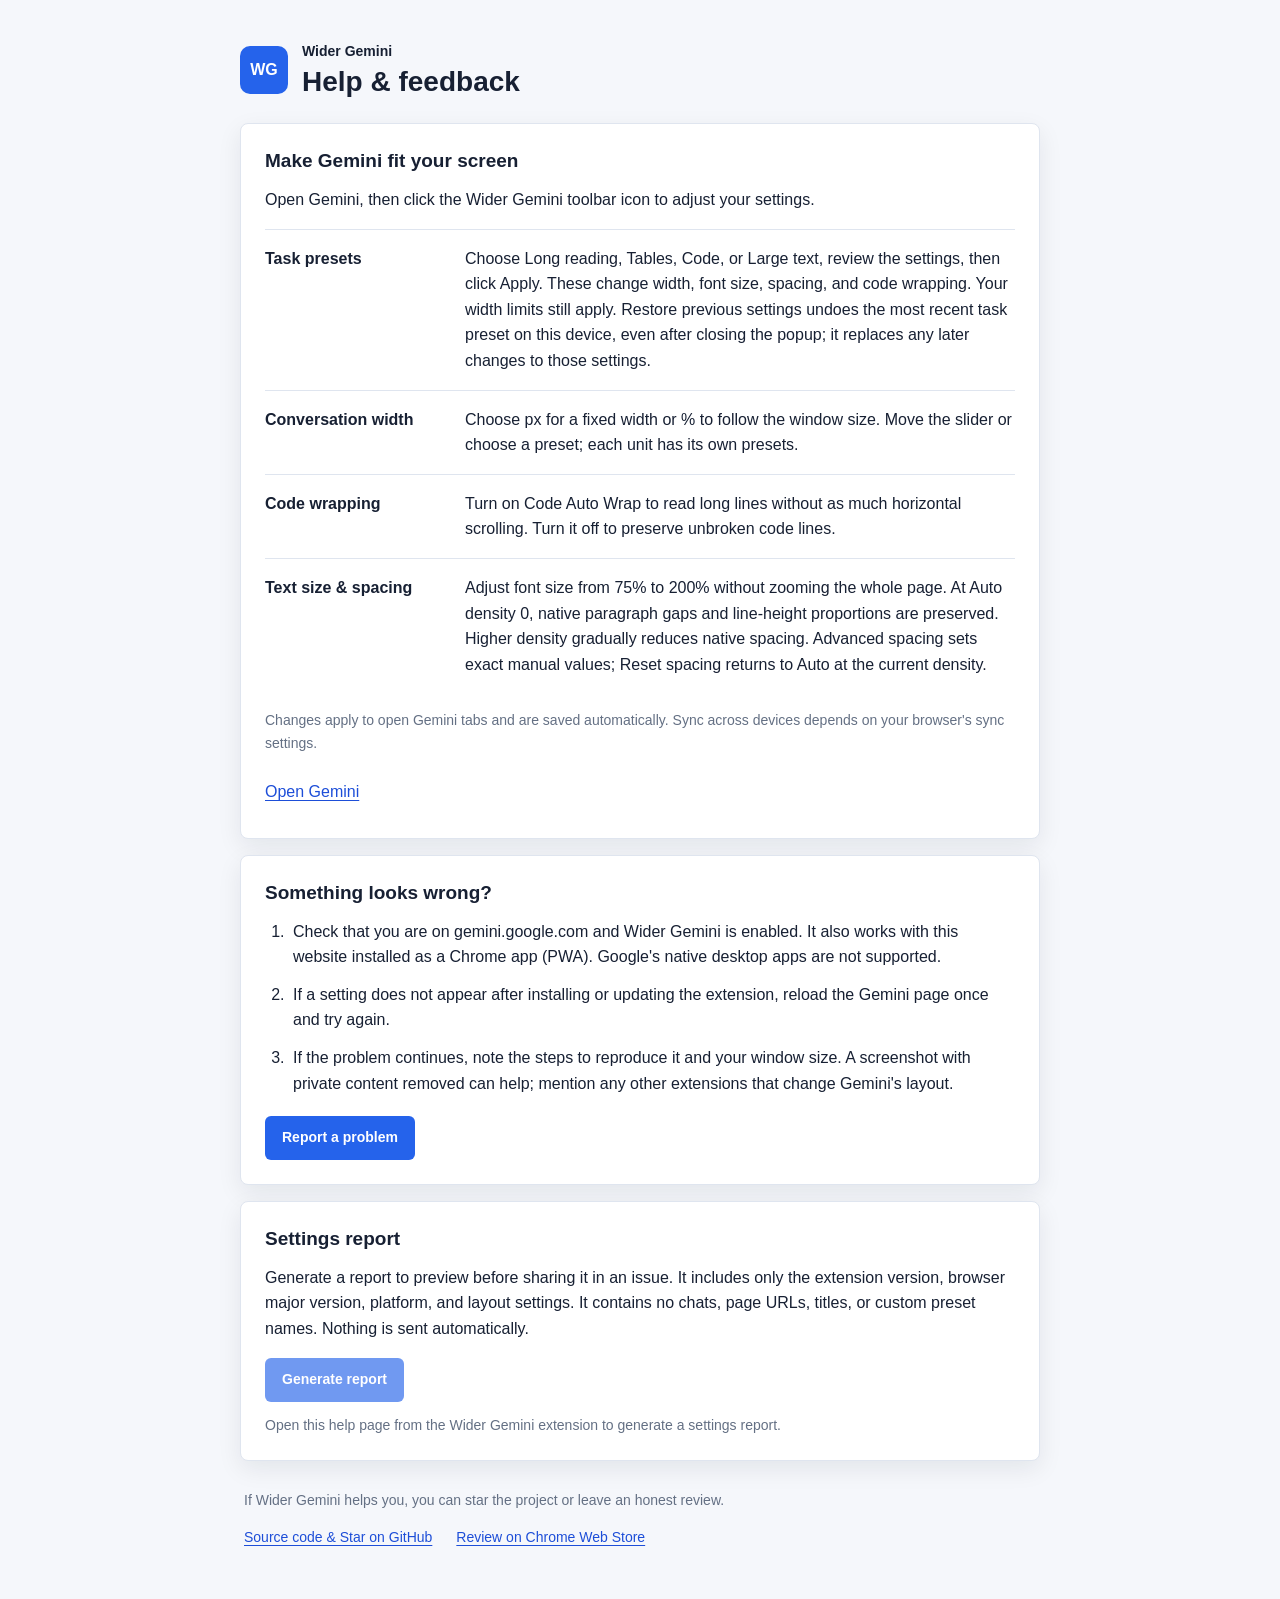
<file: help.html>
<!DOCTYPE html>
<html lang="en">

<head>
    <meta charset="UTF-8">
    <meta name="viewport" content="width=device-width, initial-scale=1.0">
    <title data-i18n="helpPageTitle">Wider Gemini · Help</title>
    <link rel="stylesheet" href="help.css">
    <script src="settings-utils.js" defer></script>
    <script src="help.js" defer></script>
</head>

<body>
    <main class="container">
        <header class="header">
            <span class="header-icon" aria-hidden="true">WG</span>
            <div>
                <p class="brand">Wider Gemini <span id="extensionVersion" class="version"></span></p>
                <h1 data-i18n="helpTitle">Help & feedback</h1>
            </div>
        </header>

        <section class="card" aria-labelledby="gettingStartedTitle">
            <h2 id="gettingStartedTitle" data-i18n="helpGettingStarted">Make Gemini fit your screen</h2>
            <p data-i18n="helpOpenPopup">Open Gemini, then click the Wider Gemini toolbar icon to adjust your settings.</p>
            <dl class="instructions">
                <div>
                    <dt data-i18n="helpTaskTitle">Task presets</dt>
                    <dd data-i18n="helpTaskBody">Choose Long reading, Tables, Code, or Large text, review the settings, then click Apply. These change width, font size, spacing, and code wrapping. Your width limits still apply. Restore previous settings undoes the most recent task preset on this device, even after closing the popup; it replaces any later changes to those settings.</dd>
                </div>
                <div>
                    <dt data-i18n="helpWidthTitle">Conversation width</dt>
                    <dd data-i18n="helpWidthBody">Choose px for a fixed width or % to follow the window size. Move the slider or choose a preset; each unit has its own presets.</dd>
                </div>
                <div>
                    <dt data-i18n="helpCodeTitle">Code wrapping</dt>
                    <dd data-i18n="helpCodeBody">Turn on Code Auto Wrap to read long lines without as much horizontal scrolling. Turn it off to preserve unbroken code lines.</dd>
                </div>
                <div>
                    <dt data-i18n="helpReadingTitle">Text size & spacing</dt>
                    <dd data-i18n="helpReadingBody">Adjust font size from 75% to 200% without zooming the whole page. At Auto density 0, native paragraph gaps and line-height proportions are preserved. Higher density gradually reduces native spacing. Advanced spacing sets exact manual values; Reset spacing returns to Auto at the current density.</dd>
                </div>
            </dl>
            <p class="note" data-i18n="helpLiveSettings">Changes apply to open Gemini tabs and are saved automatically. Sync across devices depends on your browser's sync settings.</p>
            <a class="text-link" href="https://gemini.google.com/" target="_blank" rel="noopener noreferrer"
                data-i18n="helpOpenGemini">Open Gemini</a>
        </section>

        <section class="card" aria-labelledby="troubleshootingTitle">
            <h2 id="troubleshootingTitle" data-i18n="helpTroubleshooting">Something looks wrong?</h2>
            <ol class="troubleshooting">
                <li data-i18n="helpTroubleshootPage">Check that you are on gemini.google.com and Wider Gemini is enabled. It also works with this website installed as a Chrome app (PWA). Google's native desktop apps are not supported.</li>
                <li data-i18n="helpTroubleshootRefresh">If a setting does not appear after installing or updating the extension, reload the Gemini page once and try again.</li>
                <li data-i18n="helpTroubleshootReport">If the problem continues, note the steps to reproduce it and your window size. A screenshot with private content removed can help; mention any other extensions that change Gemini's layout.</li>
            </ol>
            <a class="button primary" href="https://github.com/Planetes1mal/wider-gemini/issues/new/choose"
                target="_blank" rel="noopener noreferrer" data-i18n="helpReportIssue">Report a problem</a>
        </section>

        <section class="card" aria-labelledby="diagnosticsTitle">
            <h2 id="diagnosticsTitle" data-i18n="helpDiagnosticsTitle">Settings report</h2>
            <p id="diagnosticPrivacy" data-i18n="helpDiagnosticsPrivacy">Generate a report to preview before sharing it in an issue. It includes only the extension version, browser major version, platform, and layout settings. It contains no chats, page URLs, titles, or custom preset names. Nothing is sent automatically.</p>
            <div class="actions">
                <button type="button" id="generateReport" class="button primary"
                    data-i18n="helpGenerateReport">Generate report</button>
            </div>
            <div id="reportPreview" class="report-preview" hidden>
                <label for="diagnosticReport" data-i18n="helpReportPreview">Preview</label>
                <textarea id="diagnosticReport" rows="15" readonly spellcheck="false"
                    aria-describedby="diagnosticPrivacy"></textarea>
                <button type="button" id="copyReport" class="button secondary"
                    data-i18n="helpCopyReport">Copy report</button>
            </div>
            <p id="reportStatus" class="status" role="status" aria-live="polite"></p>
        </section>

        <footer class="footer">
            <p data-i18n="helpSupportProject">If Wider Gemini helps you, you can star the project or leave an honest review.</p>
            <nav class="footer-links">
                <a href="https://github.com/Planetes1mal/wider-gemini" target="_blank" rel="noopener noreferrer"
                    data-i18n="helpGitHubLink">Source code & Star on GitHub</a>
                <a href="https://chromewebstore.google.com/detail/wider-gemini/apadogadaahdjhhmbdhkmdecbobijoed/reviews"
                    target="_blank" rel="noopener noreferrer" data-i18n="helpReviewLink">Review on Chrome Web Store</a>
            </nav>
        </footer>
    </main>
</body>

</html>
</file>
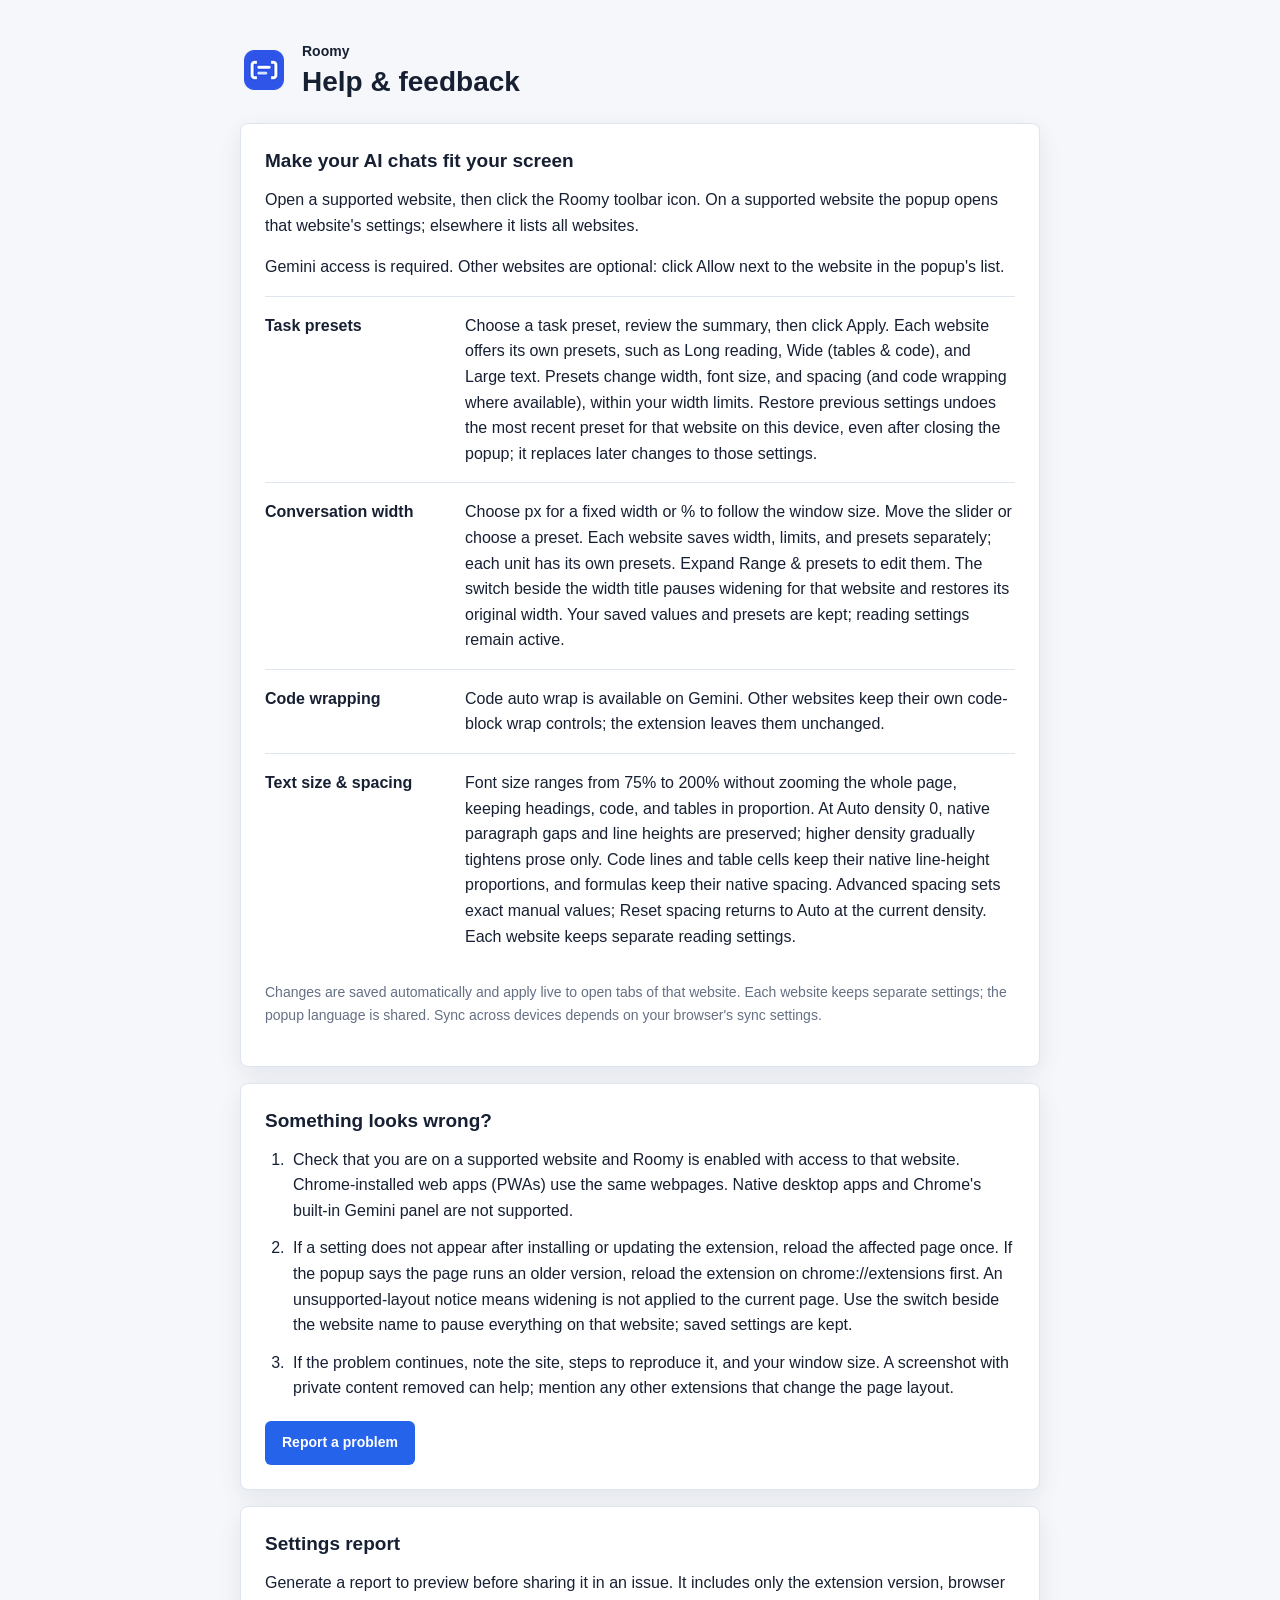
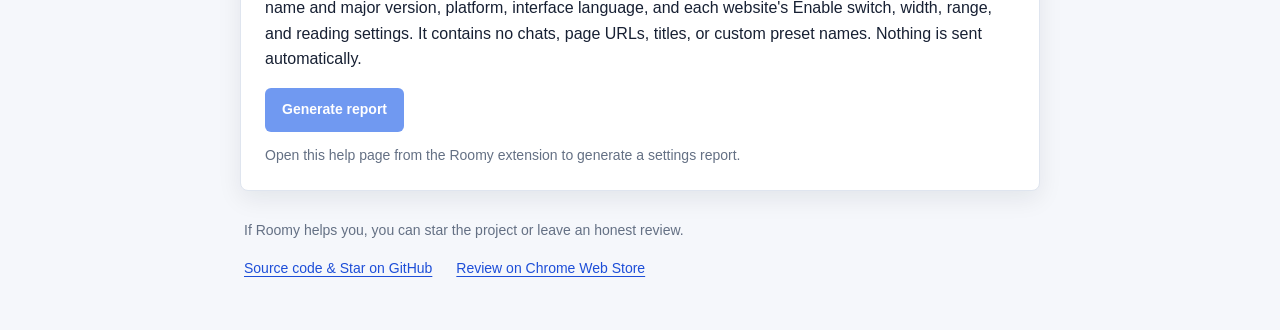
<file: src/help/help.html>
<!DOCTYPE html>
<html lang="en">

<head>
    <meta charset="UTF-8">
    <meta name="viewport" content="width=device-width, initial-scale=1.0">
    <title data-i18n="helpPageTitle">Roomy · Help</title>
    <link rel="stylesheet" href="help.css">
    <script src="../shared/sites.js" defer></script>
    <script src="../shared/settings-utils.js" defer></script>
    <script src="help.js" defer></script>
</head>

<body>
    <main class="container">
        <header class="header">
            <img class="header-icon" src="../../icons/icon48.png" width="48" height="48" alt="">
            <div>
                <p class="brand"><span data-i18n="brandName">Roomy</span> <span id="extensionVersion" class="version"></span></p>
                <h1 data-i18n="helpTitle">Help & feedback</h1>
            </div>
        </header>

        <section class="card" aria-labelledby="gettingStartedTitle">
            <h2 id="gettingStartedTitle" data-i18n="helpGettingStarted">Make your AI chats fit your screen</h2>
            <p data-i18n="helpOpenPopup">Open a supported website, then click the Roomy toolbar icon. On a supported website the popup opens that website's settings; elsewhere it lists all websites.</p>
            <p data-i18n="helpSiteAccess">Gemini access is required. Other websites are optional: click Allow next to the website in the popup's list.</p>
            <dl class="instructions">
                <div>
                    <dt data-i18n="helpTaskTitle">Task presets</dt>
                    <dd data-i18n="helpTaskBody">Choose a task preset, review the summary, then click Apply. Each website offers its own presets, such as Long reading, Wide (tables &amp; code), and Large text. Presets change width, font size, and spacing (and code wrapping where available), within your width limits. Restore previous settings undoes the most recent preset for that website on this device, even after closing the popup; it replaces later changes to those settings.</dd>
                </div>
                <div>
                    <dt data-i18n="helpWidthTitle">Conversation width</dt>
                    <dd data-i18n="helpWidthBody">Choose px for a fixed width or % to follow the window size. Move the slider or choose a preset. Each website saves width, limits, and presets separately; each unit has its own presets. Expand Range &amp; presets to edit them. The switch beside the width title pauses widening for that website and restores its original width. Your saved values and presets are kept; reading settings remain active.</dd>
                </div>
                <div>
                    <dt data-i18n="helpCodeTitle">Code wrapping</dt>
                    <dd data-i18n="helpCodeBody">Code auto wrap is available on Gemini. Other websites keep their own code-block wrap controls; the extension leaves them unchanged.</dd>
                </div>
                <div>
                    <dt data-i18n="helpReadingTitle">Text size & spacing</dt>
                    <dd data-i18n="helpReadingBody">Font size ranges from 75% to 200% without zooming the whole page, keeping headings, code, and tables in proportion. At Auto density 0, native paragraph gaps and line heights are preserved; higher density gradually tightens prose only. Code lines and table cells keep their native line-height proportions, and formulas keep their native spacing. Advanced spacing sets exact manual values; Reset spacing returns to Auto at the current density. Each website keeps separate reading settings.</dd>
                </div>
            </dl>
            <p class="note" data-i18n="helpLiveSettings">Changes are saved automatically and apply live to open tabs of that website. Each website keeps separate settings; the popup language is shared. Sync across devices depends on your browser's sync settings.</p>
            <!-- “打开 X”链接由 help.js 按站点注册表生成。 -->
            <nav class="site-links" id="siteLinks"></nav>
        </section>

        <section class="card" aria-labelledby="troubleshootingTitle">
            <h2 id="troubleshootingTitle" data-i18n="helpTroubleshooting">Something looks wrong?</h2>
            <ol class="troubleshooting">
                <li data-i18n="helpTroubleshootPage">Check that you are on a supported website and Roomy is enabled with access to that website. Chrome-installed web apps (PWAs) use the same webpages. Native desktop apps and Chrome's built-in Gemini panel are not supported.</li>
                <li data-i18n="helpTroubleshootRefresh">If a setting does not appear after installing or updating the extension, reload the affected page once. If the popup says the page runs an older version, reload the extension on chrome://extensions first. An unsupported-layout notice means widening is not applied to the current page. Use the switch beside the website name to pause everything on that website; saved settings are kept.</li>
                <li data-i18n="helpTroubleshootReport">If the problem continues, note the site, steps to reproduce it, and your window size. A screenshot with private content removed can help; mention any other extensions that change the page layout.</li>
            </ol>
            <a class="button primary" href="https://github.com/Planetes1mal/roomy/issues/new/choose"
                target="_blank" rel="noopener noreferrer" data-i18n="helpReportIssue">Report a problem</a>
        </section>

        <section class="card" aria-labelledby="diagnosticsTitle">
            <h2 id="diagnosticsTitle" data-i18n="helpDiagnosticsTitle">Settings report</h2>
            <p id="diagnosticPrivacy" data-i18n="helpDiagnosticsPrivacy">Generate a report to preview before sharing it in an issue. It includes only the extension version, browser name and major version, platform, interface language, and each website's Enable switch, width, range, and reading settings. It contains no chats, page URLs, titles, or custom preset names. Nothing is sent automatically.</p>
            <div class="actions">
                <button type="button" id="generateReport" class="button primary"
                    data-i18n="helpGenerateReport">Generate report</button>
            </div>
            <div id="reportPreview" class="report-preview" hidden>
                <label for="diagnosticReport" data-i18n="helpReportPreview">Preview</label>
                <textarea id="diagnosticReport" rows="15" readonly spellcheck="false"
                    aria-describedby="diagnosticPrivacy"></textarea>
                <button type="button" id="copyReport" class="button secondary"
                    data-i18n="helpCopyReport">Copy report</button>
            </div>
            <p id="reportStatus" class="status" role="status" aria-live="polite"></p>
        </section>

        <footer class="footer">
            <p data-i18n="helpSupportProject">If Roomy helps you, you can star the project or leave an honest review.</p>
            <nav class="footer-links">
                <a href="https://github.com/Planetes1mal/roomy" target="_blank" rel="noopener noreferrer"
                    data-i18n="helpGitHubLink">Source code & Star on GitHub</a>
                <a href="https://chromewebstore.google.com/detail/apadogadaahdjhhmbdhkmdecbobijoed/reviews"
                    target="_blank" rel="noopener noreferrer" data-i18n="helpReviewLink">Review on Chrome Web Store</a>
            </nav>
        </footer>
    </main>
</body>

</html>
</file>
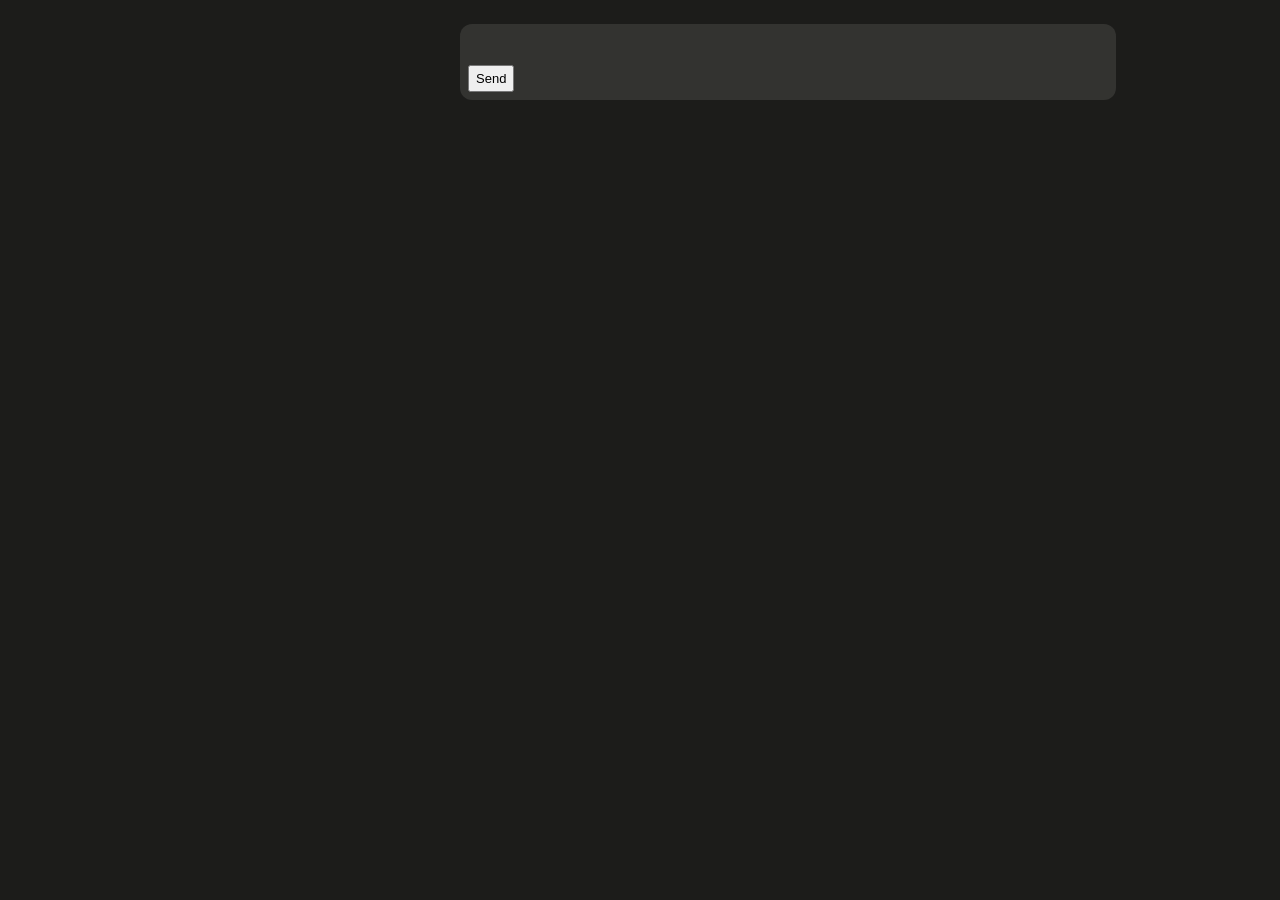
<file: tests/e2e/fixtures/claude/page.html>
<!doctype html>
<html data-theme="claude" data-mode="dark">
<head>
<meta charset="utf-8">
<!-- Claude（claude.ai）对话页的精简结构，按 2026-10-26 的只读结构采集还原（标签、data-testid、类名片段、
     盒模型与宽度链）；文字一律是中性占位。只保留与宽度、阅读排版、消息导航有关的层级。
     桌面（≥48rem）且顶栏带 data-title-row-ruled 时，chat-column 的上限是 --transcript-width + 1.5rem。 -->
<style>
    html { --transcript-width: calc(768 / 16 * 1rem); --frame-row-h: 45px; }
    *, ::before, ::after { box-sizing: border-box; }
    body { margin: 0; font: 14px/21px sans-serif; background: #1c1c1a; color: #eee; }
    main.dframe-content { position: absolute; inset: 0; overflow: hidden; }
    .dframe-content-inner { display: flex; height: 100%; padding-left: 296px; }
    .dframe-pane { position: relative; display: flex; flex: 1; min-width: 0; flex-direction: column; }
    [data-testid="chat-header"] { position: absolute; top: 0; left: 0; right: 0; z-index: 11; height: var(--frame-row-h); }
    [data-testid="chat-column-body"] { display: flex; flex: 1; min-height: 0; height: 100%; flex-direction: column; }
    [data-autoscroll-container] { flex: 1; min-height: 0; overflow-y: auto; overflow-x: hidden; scrollbar-gutter: stable both-edges;
        padding-top: calc(var(--frame-row-h, 3rem) + .5rem); }
    .chat-column-outer { position: relative; display: flex; width: 100%; min-height: 100%; flex-direction: column; }
    [data-testid="chat-column"] { display: flex; flex: 1; flex-direction: column; width: 100%; margin: 0 auto;
        max-width: calc(var(--transcript-width, 48rem) + 1.5rem); padding: 0 12px; }
    .transcript { display: flex; flex: 1; flex-direction: column; width: 100%; margin: 0 auto;
        max-width: var(--transcript-width, 48rem); padding: 4px 16px 0; }
    [data-testid="transcript-row"] { position: relative; display: flow-root; }
    [data-turn-key] { display: flex; width: 100%; min-width: 0; flex-direction: column; gap: 8px; }
    .user-turn { margin-top: 24px; margin-left: auto; align-items: flex-end; font: 15px/24px sans-serif; }
    .user-bubble { position: relative; display: flex; max-width: 85%; flex-direction: column; gap: 8px; padding: 12px 16px; border-radius: 16px; background: #2b2b28; }
    [data-testid="user-message"] { display: grid; min-width: 0; grid-template-columns: 1fr; gap: 8px; }
    [data-testid="user-message"] p { margin: 0; white-space: pre-wrap; overflow-wrap: break-word; }
    [data-testid="assistant-message"] { position: relative; display: flex; width: 100%; min-width: 0; flex-direction: column; gap: 8px; margin-top: 8px; }
    .message-blocks { display: flex; min-width: 0; flex-direction: column; gap: 20px; }
    .message-grid { display: grid; grid-template-columns: 1fr; gap: 20px; }
    .contents { display: contents; }
    .standard-markdown { display: grid; grid-template-columns: 1fr; font: 15px/24px serif; overflow-wrap: break-word; }
    .standard-markdown > * { margin: 0; min-width: 0; }
    .standard-markdown > * + * { margin-top: 7.5px; }
    .standard-markdown > blockquote { margin-top: 11.25px; padding-left: 12px; border-left: 2px solid #555; }
    .standard-markdown > h4, .standard-markdown > h5 { font-size: 15px; line-height: 24px; font-weight: 580; }
    .standard-markdown > h5 { margin-top: 18.75px; }
    .standard-markdown ol { padding-left: 24px; }
    .standard-markdown li { margin: 0; }
    .standard-markdown code { font-family: monospace; font-size: .9em; line-height: 1; }
    .code-card { position: relative; border: 1px solid #444; border-radius: 8px; }
    .code-card .overflow-x-auto { overflow-x: auto; }
    pre.code-block__code { margin: 0; padding: 12px; font: 14px/22.75px monospace; white-space: pre; }
    pre.code-block__code code { font-size: inherit; line-height: inherit; }
    .md-table-scroll { overflow-x: auto; }
    .standard-markdown table { min-width: 2400px; font-size: 15px; line-height: 24px; }
    .sr-only { position: absolute; width: 1px; height: 1px; overflow: hidden; clip: rect(0, 0, 0, 0); white-space: nowrap; }
    [data-testid="message-actions"] { display: flex; gap: 4px; }
    .answer-filler { min-height: 420px; }
    [data-chat-input-container] { position: sticky; bottom: 0; z-index: 5; width: 100%; margin: 0 auto; padding-top: 24px; }
    .composer-card { position: relative; display: flex; flex-direction: column; padding: 8px; border-radius: 12px; background: #333330; }
    .composer-field { padding: 6px 36px 6px 0; }
    [data-testid="chat-input"] { min-height: 21px; font-size: 15px; outline: none; }
    button { font: inherit; font-size: 13px; }
    /* 首页（/new）：只有输入区；卡片槽是 display: contents，限宽层是它的第一个子元素（41rem）。 */
    .home { display: flex; height: 100%; flex-direction: column; }
    [data-new-page-scroll-column] { flex: 1; min-height: 0; overflow-y: auto; overflow-x: hidden; scrollbar-gutter: stable both-edges; }
    .home-container { position: relative; display: flex; width: 100%; flex: 1; flex-direction: column; align-items: center; max-width: 1280px; margin: 24px auto 0; padding: 0 56px; }
    [data-chorus-card-slot] { display: contents; }
    .home-dock { width: 100%; max-width: 41rem; }
</style>
</head>
<body class="chat-ui-core">
<main class="dframe-content"><div class="dframe-content-inner"><div class="dframe-pane dframe-pane-primary">
    <div data-testid="chat-header" data-title-row-ruled></div>
    <div data-testid="chat-column-body" class="cds-root" data-probe="chat-body">
        <div data-autoscroll-container="auto" data-probe="scroll">
            <div class="chat-column-outer"><div data-testid="chat-column" data-probe="chat-column">
                <div data-testid="transcript-list" class="transcript" data-probe="column">
                    <div data-testid="transcript-leading"></div>
                    <div data-testid="transcript-sizer"><div role="feed">
                        <div data-testid="transcript-row" data-index="0"><div role="article"><div class="contents"><div data-transcript-row>
                            <div data-turn-key="turn-u1" class="user-turn"><div class="user-bubble" data-probe="bubble">
                                <div data-testid="user-message"><div class="cds-user-message-body"><div>
                                    <p class="whitespace-pre-wrap break-words" data-probe="user">Short user question</p>
                                </div></div></div>
                            </div></div>
                        </div></div></div></div>
                        <div data-testid="transcript-row" data-index="1"><div role="article"><div class="contents"><div data-transcript-row>
                            <div data-turn-key="turn-a1" data-testid="assistant-message" data-is-streaming="false">
                                <div class="message-blocks"><div><div class="message-grid"><div class="contents"><div class="prose">
                                    <div class="standard-markdown" data-probe="markdown">
                                        <h3 class="sr-only">Hidden heading</h3>
                                        <h4 data-probe="h">Heading</h4>
                                        <p data-probe="p1">First paragraph <code data-probe="inline">inline</code>
                                            <span class="katex" data-probe="katex" style="font-size:1.21em;line-height:1.2">x</span></p>
                                        <p data-probe="p2">Second paragraph</p>
                                        <ol data-probe="ul"><li data-probe="li">Item</li></ol>
                                        <blockquote><p>Quoted line</p></blockquote>
                                        <div class="code-card"><div><button data-testid="code-block-copy" data-probe="copy">Copy</button></div>
                                            <div class="overflow-x-auto"><pre class="code-block__code" data-probe="pre"><code class="language-python" data-probe="code">[base64]</code></pre></div></div>
                                        <div class="md-table-scroll prose-scroll" data-probe="table-scroll"><table><tbody>
                                            <tr><td data-probe="td">wide cell wide cell wide cell wide cell wide cell wide cell</td></tr></tbody></table></div>
                                        <div class="answer-filler"></div>
                                    </div>
                                </div></div></div></div></div>
                                <div data-testid="message-actions"><button>Copy</button><button>Retry</button></div>
                            </div>
                        </div></div></div></div>
                        <div data-testid="transcript-row" data-index="2"><div role="article"><div class="contents"><div data-transcript-row>
                            <div data-turn-key="turn-u2" class="user-turn"><div class="user-bubble"><div data-testid="user-message"><div class="cds-user-message-body"><div>
                                <p class="whitespace-pre-wrap break-words">Second question</p></div></div></div></div></div>
                        </div></div></div></div>
                        <div data-testid="transcript-row" data-index="3"><div role="article"><div class="contents"><div data-transcript-row>
                            <div data-turn-key="turn-a2" data-testid="assistant-message" data-is-streaming="false">
                                <div class="message-blocks"><div><div class="message-grid"><div class="contents"><div class="prose">
                                    <div class="standard-markdown"><p>Second answer</p><div class="answer-filler"></div></div>
                                </div></div></div></div></div>
                            </div>
                        </div></div></div></div>
                        <div data-testid="transcript-row" data-index="4"><div role="article"><div class="contents"><div data-transcript-row>
                            <div data-turn-key="turn-u3" class="user-turn"><div class="user-bubble"><div data-testid="user-message"><div class="cds-user-message-body"><div>
                                <p class="whitespace-pre-wrap break-words">Third question</p></div></div></div></div></div>
                        </div></div></div></div>
                        <div data-testid="transcript-row" data-index="5" data-last-message="true"><div role="article"><div class="contents"><div data-transcript-row>
                            <div data-turn-key="turn-a3" data-testid="assistant-message" data-is-streaming="false">
                                <div class="message-blocks"><div><div class="message-grid"><div class="contents"><div class="prose">
                                    <div class="standard-markdown"><p>Third answer</p><div class="answer-filler"></div></div>
                                </div></div></div></div></div>
                            </div>
                        </div></div></div></div>
                    </div></div>
                    <div data-testid="transcript-trailing"><div data-testid="chat-footer-row"></div><div data-testid="transcript-end"></div></div>
                </div>
                <div data-chat-input-container="chat" data-probe="footer">
                    <div class="composer-card" data-probe="composer"><fieldset data-form="chat" style="border:0;margin:0;padding:0;min-width:0">
                        <div class="composer-field"><div contenteditable="true" role="textbox" data-testid="chat-input" data-probe="composer-input"></div></div>
                        <button type="button" data-testid="chat-input-send">Send</button>
                    </fieldset></div>
                </div>
            </div></div>
        </div>
    </div>
    <div class="home" id="home" hidden>
        <div data-new-page-scroll-column><div class="home-container"><div data-chorus-card-slot>
            <div class="home-decor" style="position:relative;z-index:-1;height:0;max-width:41rem"></div>
            <div class="home-dock" data-probe="home-composer"><div class="composer-card"><fieldset style="border:0;margin:0;padding:0;min-width:0">
                <div class="composer-field"><div contenteditable="true" role="textbox" data-testid="chat-input"></div></div>
                <button type="button" data-testid="chat-input-send">Send</button>
            </fieldset></div></div>
        </div></div></div>
    </div>
</div></div></main>
</body>
</html>
</file>
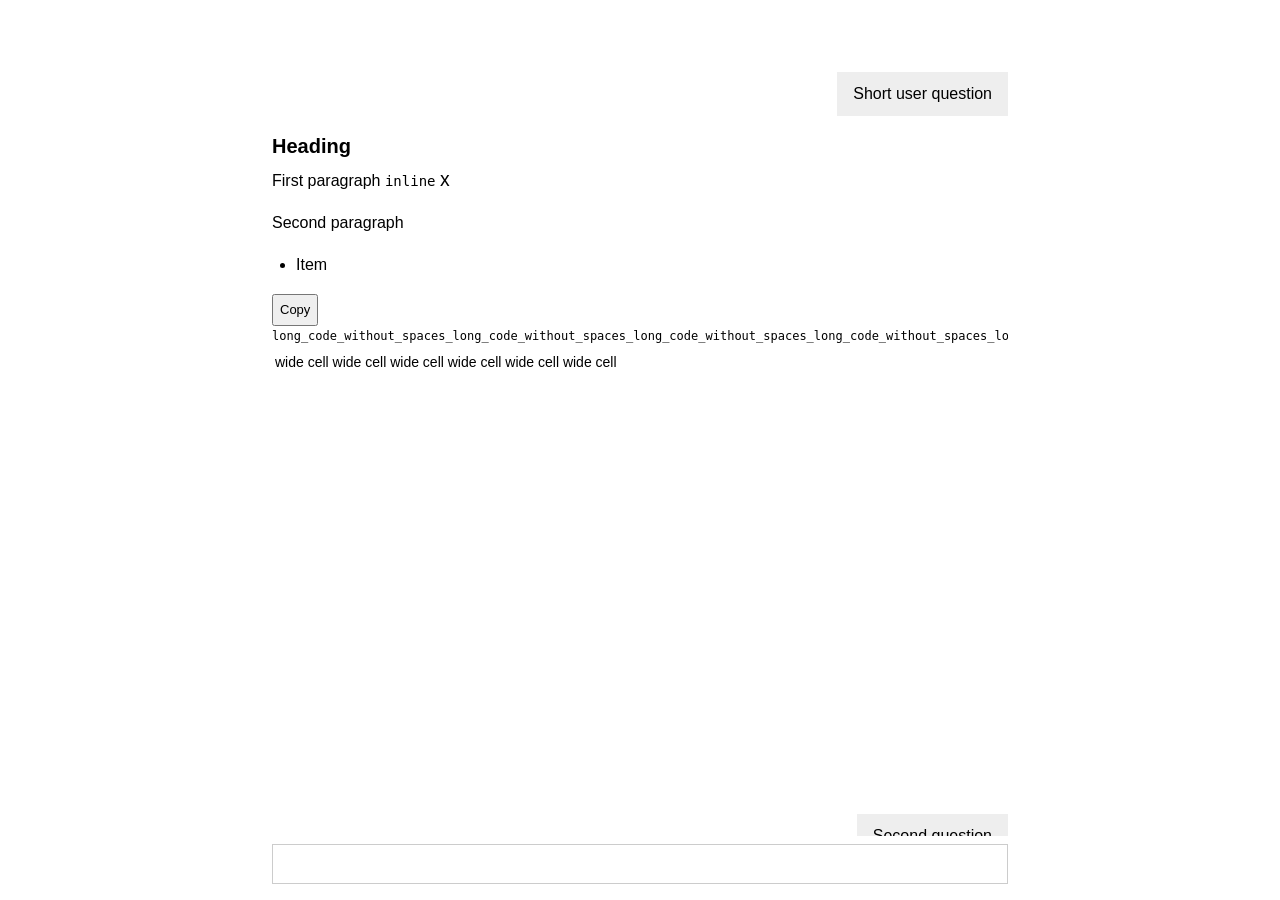
<file: tests/e2e/fixtures/reference/page.html>
<!doctype html>
<html>
<head>
<meta charset="utf-8">
<!-- 参考站点：合成的通用对话页面（固定 max-width 的消息列与输入区，普通方向的滚动容器）。
     它不对应任何真实网站，只用来验证公共内核本身；真实网站的页面从线上采集还原。 -->
<style>
    *, ::before, ::after { box-sizing: border-box; }
    body { margin: 0; font: 16px/26px sans-serif; }
    main { display: flex; flex-direction: column; height: 100vh; }
    .topbar { height: 56px; flex: 0 0 auto; }
    /* 和 Claude 一样，对话区与输入区两侧都保留滚动条槽：Windows 的常规滚动条下两者仍然对齐。 */
    .scroll { flex: 1; min-height: 0; overflow-y: auto; scrollbar-gutter: stable both-edges; }
    .column { max-width: 768px; width: 100%; margin: 0 auto; padding: 0 16px; }
    .composer-wrap { flex: 0 0 auto; padding: 8px 0 16px; overflow: hidden; scrollbar-gutter: stable both-edges; }
    .composer { max-width: 768px; width: 100%; margin: 0 auto; padding: 0 16px; }
    .composer [contenteditable] { min-height: 40px; border: 1px solid #ccc; font-size: 16px; }
    [data-role="user"] { display: flex; justify-content: flex-end; margin: 16px 0; }
    [data-role="user"] .bubble { max-width: 70%; padding: 10px 16px; background: #eee; line-height: 24px; }
    .markdown p { margin: 0 0 16px; }
    .markdown h3 { font-size: 20px; line-height: 28px; margin: 16px 0 8px; }
    .markdown li { margin: 4px 0; }
    .markdown ul { margin: 0 0 16px; padding-left: 24px; }
    .markdown code { font-size: .875em; }
    .markdown pre { margin: 0; font-size: 12px; line-height: 20px; white-space: pre; overflow-x: auto; }
    .markdown pre code { font-size: inherit; }
    .markdown td { font-size: 14px; }
    .markdown table { min-width: 2400px; }
    .table-scroll { overflow-x: auto; }
    button { font: inherit; font-size: 13px; }
    .answer-filler { min-height: 420px; }
</style>
</head>
<body>
<main>
    <div class="topbar"></div>
    <div class="scroll" data-probe="scroll">
        <div class="column" data-probe="column" data-conversation>
            <div data-role="user"><div class="bubble" data-probe="bubble"><span data-probe="user">Short user question</span></div></div>
            <div data-role="assistant"><div class="markdown" data-probe="markdown">
                <h3 data-probe="h">Heading</h3>
                <p data-probe="p1">First paragraph <code data-probe="inline">inline</code>
                    <span class="katex" data-probe="katex" style="font-size:1.21em;line-height:1.2">x</span></p>
                <p data-probe="p2">Second paragraph</p>
                <ul data-probe="ul"><li data-probe="li">Item</li></ul>
                <div><div><button data-probe="copy">Copy</button></div>
                    <pre data-probe="pre"><code data-probe="code">[base64]</code></pre></div>
                <div class="table-scroll" data-probe="table-scroll"><table><tbody>
                    <tr><td data-probe="td">wide cell wide cell wide cell wide cell wide cell wide cell</td></tr></tbody></table></div>
                <div class="answer-filler"></div>
            </div></div>
            <div data-role="user"><div class="bubble"><span>Second question</span></div></div>
            <div data-role="assistant"><div class="markdown"><p>Second answer</p><div class="answer-filler"></div></div></div>
            <div data-role="user"><div class="bubble"><span>Third question</span></div></div>
            <div data-role="assistant"><div class="markdown"><p>Third answer</p><div class="answer-filler"></div></div></div>
        </div>
    </div>
    <div class="composer-wrap" data-probe="footer">
        <div class="composer" data-probe="composer" data-placement="chat"><div contenteditable="true" data-probe="composer-input"></div></div>
    </div>
</main>
</body>
</html>
</file>
<file: help.css>
* {
    box-sizing: border-box;
}

:root {
    --bg: #f5f7fb;
    --surface: #ffffff;
    --surface-muted: #f8fafc;
    --border: #dfe5ef;
    --border-strong: #c7d0df;
    --text: #172033;
    --muted: #647084;
    --accent: #2563eb;
    --accent-soft: #e9f0ff;
    --accent-strong: #1d4ed8;
    --shadow: 0 8px 24px rgba(15, 23, 42, 0.08);
}

body {
    margin: 0;
    background: var(--bg);
    color: var(--text);
    font-family: -apple-system, BlinkMacSystemFont, "Segoe UI", Roboto, "Microsoft YaHei", "PingFang SC", sans-serif;
    font-size: 16px;
    line-height: 1.6;
}

html:lang(zh-TW) body {
    font-family: -apple-system, BlinkMacSystemFont, "Segoe UI", Roboto, "Microsoft JhengHei", "PingFang TC", sans-serif;
}

.container {
    width: min(100% - 32px, 800px);
    margin: 40px auto;
}

.header {
    display: flex;
    align-items: center;
    gap: 14px;
    margin-bottom: 24px;
}

.header-icon {
    display: grid;
    place-items: center;
    flex: 0 0 48px;
    height: 48px;
    border-radius: 10px;
    background: var(--accent);
    color: var(--surface);
    font-weight: 800;
}

.brand {
    margin: 0 0 2px;
    font-size: 14px;
    font-weight: 650;
}

.version {
    margin-left: 6px;
    color: var(--muted);
    font-size: 12px;
    font-weight: 400;
}

h1 {
    margin: 0;
    font-size: 28px;
    line-height: 1.25;
}

h2 {
    margin: 0 0 12px;
    font-size: 19px;
    line-height: 1.4;
}

p {
    margin: 0 0 16px;
}

.card {
    margin-bottom: 16px;
    padding: 24px;
    border: 1px solid var(--border);
    border-radius: 8px;
    background: var(--surface);
    box-shadow: var(--shadow);
}

.instructions {
    margin: 0 0 16px;
}

.instructions > div {
    display: grid;
    grid-template-columns: 180px 1fr;
    gap: 20px;
    padding: 16px 0;
    border-top: 1px solid var(--border);
}

dt {
    font-weight: 650;
}

dd {
    margin: 0;
}

.note {
    color: var(--muted);
    font-size: 14px;
}

a {
    color: var(--accent-strong);
    text-underline-offset: 3px;
}

a:hover {
    text-decoration-thickness: 2px;
}

.text-link {
    display: inline-flex;
    align-items: center;
    min-height: 44px;
}

.troubleshooting {
    margin: 0 0 20px;
    padding-left: 24px;
}

.troubleshooting li {
    padding-left: 4px;
}

.troubleshooting li + li {
    margin-top: 12px;
}

.button {
    display: inline-flex;
    align-items: center;
    justify-content: center;
    min-height: 44px;
    padding: 10px 16px;
    border: 1px solid transparent;
    border-radius: 6px;
    font: inherit;
    font-size: 14px;
    font-weight: 650;
    line-height: 1.4;
    text-align: center;
    text-decoration: none;
    cursor: pointer;
}

.primary {
    background: var(--accent);
    color: var(--surface);
}

.primary:hover {
    background: var(--accent-strong);
}

.secondary {
    border-color: var(--border-strong);
    background: var(--surface-muted);
    color: var(--text);
}

.secondary:hover {
    border-color: var(--accent);
    background: var(--accent-soft);
}

.button:disabled {
    cursor: wait;
    opacity: 0.65;
}

a:focus-visible,
button:focus-visible,
textarea:focus-visible {
    outline: 2px solid var(--accent);
    outline-offset: 3px;
}

.report-preview {
    margin-top: 20px;
}

.report-preview label {
    display: block;
    margin-bottom: 8px;
    font-size: 14px;
    font-weight: 650;
}

textarea {
    display: block;
    width: 100%;
    margin-bottom: 12px;
    padding: 12px;
    border: 1px solid var(--border-strong);
    border-radius: 6px;
    background: var(--surface-muted);
    color: var(--text);
    font: 13px / 1.5 Consolas, "SFMono-Regular", monospace;
    resize: vertical;
}

.status {
    margin: 12px 0 0;
    color: var(--muted);
    font-size: 14px;
}

.status:empty {
    display: none;
}

.footer {
    padding: 12px 4px 0;
    color: var(--muted);
    font-size: 14px;
}

.footer p {
    margin-bottom: 4px;
}

.footer-links {
    display: flex;
    flex-wrap: wrap;
    gap: 4px 24px;
}

.footer-links a {
    display: inline-flex;
    align-items: center;
    min-height: 44px;
}

@media (max-width: 560px) {
    .container {
        margin: 24px auto;
    }

    .card {
        padding: 20px;
    }

    .instructions > div {
        grid-template-columns: 1fr;
        gap: 4px;
    }
}
</file>
<file: src/help/help.css>
* {
    box-sizing: border-box;
}

:root {
    --bg: #f5f7fb;
    --surface: #ffffff;
    --surface-muted: #f8fafc;
    --border: #dfe5ef;
    --border-strong: #c7d0df;
    --text: #172033;
    --muted: #647084;
    --accent: #2563eb;
    --accent-soft: #e9f0ff;
    --accent-strong: #1d4ed8;
    --shadow: 0 8px 24px rgba(15, 23, 42, 0.08);
}

body {
    margin: 0;
    background: var(--bg);
    color: var(--text);
    font-family: -apple-system, BlinkMacSystemFont, "Segoe UI", Roboto, "Microsoft YaHei", "PingFang SC", sans-serif;
    font-size: 16px;
    line-height: 1.6;
}

html:lang(zh-TW) body {
    font-family: -apple-system, BlinkMacSystemFont, "Segoe UI", Roboto, "Microsoft JhengHei", "PingFang TC", sans-serif;
}

.container {
    width: min(100% - 32px, 800px);
    margin: 40px auto;
}

.header {
    display: flex;
    align-items: center;
    gap: 14px;
    margin-bottom: 24px;
}

.header-icon {
    flex: 0 0 48px;
    height: 48px;
    border-radius: 10px;
}

.brand {
    margin: 0 0 2px;
    font-size: 14px;
    font-weight: 650;
}

.version {
    margin-left: 6px;
    color: var(--muted);
    font-size: 12px;
    font-weight: 400;
}

h1 {
    margin: 0;
    font-size: 28px;
    line-height: 1.25;
}

h2 {
    margin: 0 0 12px;
    font-size: 19px;
    line-height: 1.4;
}

p {
    margin: 0 0 16px;
}

.card {
    margin-bottom: 16px;
    padding: 24px;
    border: 1px solid var(--border);
    border-radius: 8px;
    background: var(--surface);
    box-shadow: var(--shadow);
}

.instructions {
    margin: 0 0 16px;
}

.instructions > div {
    display: grid;
    grid-template-columns: 180px 1fr;
    gap: 20px;
    padding: 16px 0;
    border-top: 1px solid var(--border);
}

dt {
    font-weight: 650;
}

dd {
    margin: 0;
}

.note {
    color: var(--muted);
    font-size: 14px;
}

a {
    color: var(--accent-strong);
    text-underline-offset: 3px;
}

a:hover {
    text-decoration-thickness: 2px;
}

.site-links {
    display: flex;
    flex-wrap: wrap;
    gap: 4px 24px;
}

.text-link {
    display: inline-flex;
    align-items: center;
    min-height: 44px;
}

.troubleshooting {
    margin: 0 0 20px;
    padding-left: 24px;
}

.troubleshooting li {
    padding-left: 4px;
}

.troubleshooting li + li {
    margin-top: 12px;
}

.button {
    display: inline-flex;
    align-items: center;
    justify-content: center;
    min-height: 44px;
    padding: 10px 16px;
    border: 1px solid transparent;
    border-radius: 6px;
    font: inherit;
    font-size: 14px;
    font-weight: 650;
    line-height: 1.4;
    text-align: center;
    text-decoration: none;
    cursor: pointer;
}

.primary {
    background: var(--accent);
    color: var(--surface);
}

.primary:hover {
    background: var(--accent-strong);
}

.secondary {
    border-color: var(--border-strong);
    background: var(--surface-muted);
    color: var(--text);
}

.secondary:hover {
    border-color: var(--accent);
    background: var(--accent-soft);
}

.button:disabled {
    cursor: wait;
    opacity: 0.65;
}

a:focus-visible,
button:focus-visible,
textarea:focus-visible {
    outline: 2px solid var(--accent);
    outline-offset: 3px;
}

.report-preview {
    margin-top: 20px;
}

.report-preview label {
    display: block;
    margin-bottom: 8px;
    font-size: 14px;
    font-weight: 650;
}

textarea {
    display: block;
    width: 100%;
    margin-bottom: 12px;
    padding: 12px;
    border: 1px solid var(--border-strong);
    border-radius: 6px;
    background: var(--surface-muted);
    color: var(--text);
    font: 13px / 1.5 Consolas, "SFMono-Regular", monospace;
    resize: vertical;
}

.status {
    margin: 12px 0 0;
    color: var(--muted);
    font-size: 14px;
}

.status:empty {
    display: none;
}

.footer {
    padding: 12px 4px 0;
    color: var(--muted);
    font-size: 14px;
}

.footer p {
    margin-bottom: 4px;
}

.footer-links {
    display: flex;
    flex-wrap: wrap;
    gap: 4px 24px;
}

.footer-links a {
    display: inline-flex;
    align-items: center;
    min-height: 44px;
}

@media (max-width: 560px) {
    .container {
        margin: 24px auto;
    }

    .card {
        padding: 20px;
    }

    .instructions > div {
        grid-template-columns: 1fr;
        gap: 4px;
    }
}
</file>
